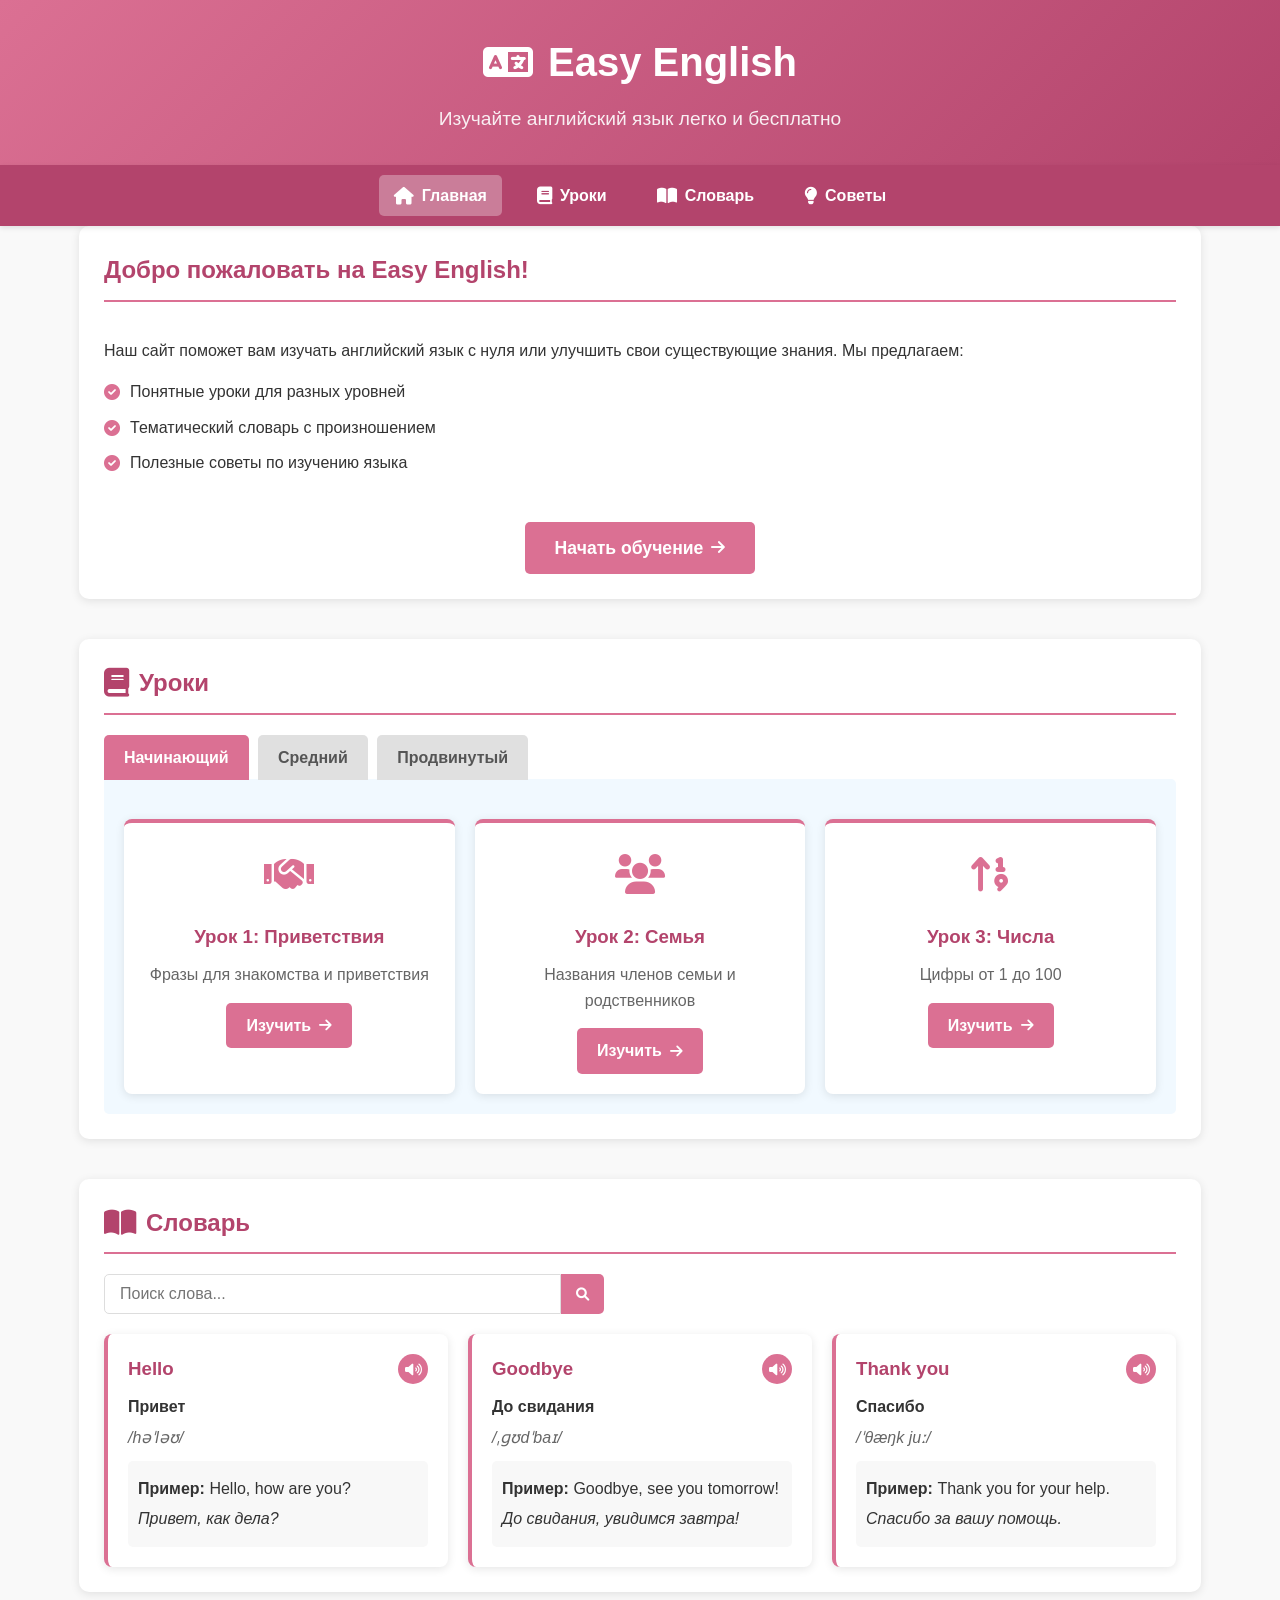
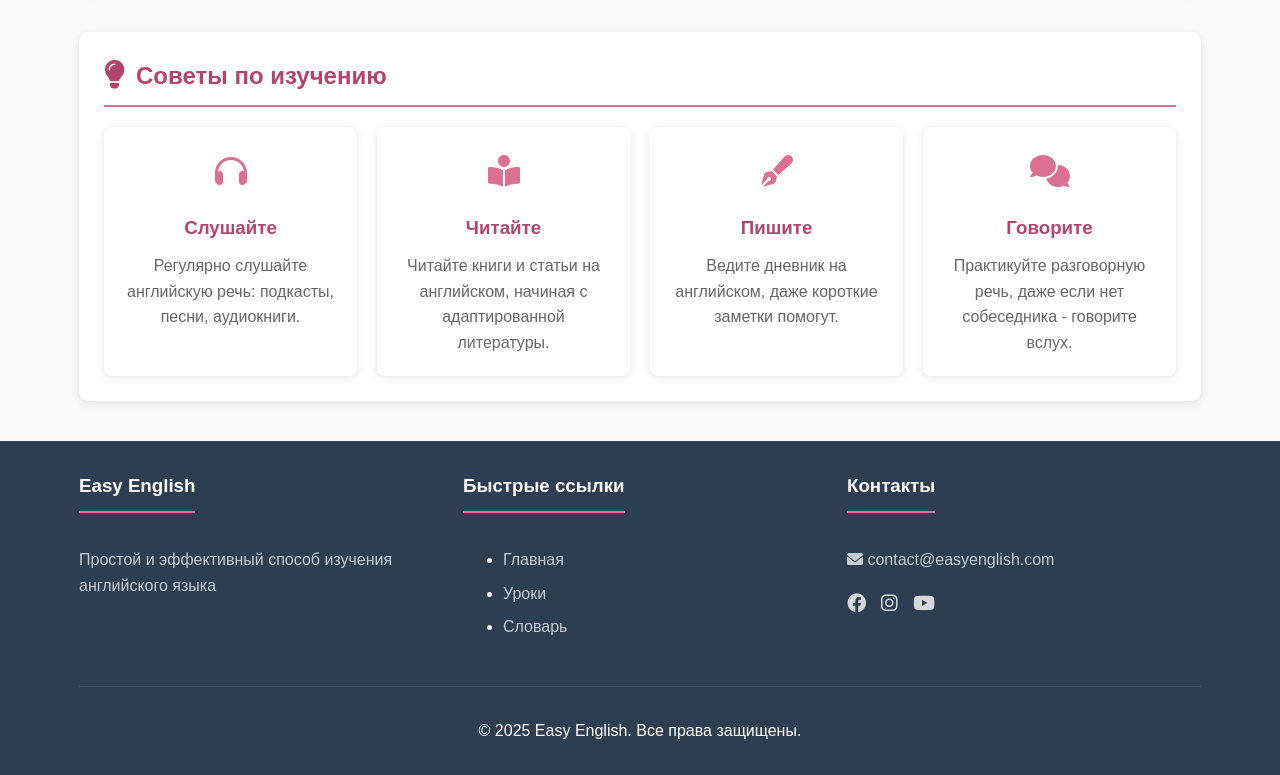
<file: Easy English/index.html>
<!DOCTYPE html>
<html lang="ru">
<head>
    <meta charset="UTF-8">
    <meta name="viewport" content="width=device-width, initial-scale=1.0">
    <title>Easy English - Изучайте английский легко</title>
    <link rel="stylesheet" href="styles.css">
    <link rel="stylesheet" href="https://cdnjs.cloudflare.com/ajax/libs/font-awesome/6.0.0-beta3/css/all.min.css">
</head>
<body>
    <header>
        <div class="container">
            <div class="logo">
                <i class="fas fa-language"></i>
                <h1>Easy English</h1>
            </div>
            <p>Изучайте английский язык легко и бесплатно</p>
        </div>
    </header>

    <nav>
        <div class="container">
            <ul>
                <li><a href="#home" class="active"><i class="fas fa-home"></i> Главная</a></li>
                <li><a href="#lessons"><i class="fas fa-book"></i> Уроки</a></li>
                <li><a href="#vocabulary"><i class="fas fa-book-open"></i> Словарь</a></li>
                <li><a href="#tips"><i class="fas fa-lightbulb"></i> Советы</a></li>
            </ul>
        </div>
    </nav>

    <main class="container">
        <section id="home">
            <h2>Добро пожаловать на Easy English!</h2>
            <div class="welcome-content">
                <div class="welcome-text">
                    <p>Наш сайт поможет вам изучать английский язык с нуля или улучшить свои существующие знания. Мы предлагаем:</p>
                    <ul>
                        <li><i class="fas fa-check-circle"></i> Понятные уроки для разных уровней</li>
                        <li><i class="fas fa-check-circle"></i> Тематический словарь с произношением</li>
                        <li><i class="fas fa-check-circle"></i> Полезные советы по изучению языка</li>
                    </ul>
                </div>
            </div>
            <div class="start-learning">
                <a href="#lessons" class="button">Начать обучение <i class="fas fa-arrow-right"></i></a>
            </div>
        </section>

        <section id="lessons">
            <h2><i class="fas fa-book"></i> Уроки</h2>
            <div class="level-tabs">
                <input type="radio" id="beginner" name="level" checked>
                <label for="beginner">Начинающий</label>
                
                <input type="radio" id="intermediate" name="level">
                <label for="intermediate">Средний</label>
                
                <input type="radio" id="advanced" name="level">
                <label for="advanced">Продвинутый</label>
                
                <div class="tab-content beginner">
                    <div class="lessons-grid">
                        <div class="lesson-card">
                            <div class="lesson-icon"><i class="fas fa-handshake"></i></div>
                            <h3>Урок 1: Приветствия</h3>
                            <p>Фразы для знакомства и приветствия</p>
                            <a href="greetings.html" class="button">Изучить <i class="fas fa-arrow-right"></i></a>
                        </div>
                        <div class="lesson-card">
                            <div class="lesson-icon"><i class="fas fa-users"></i></div>
                            <h3>Урок 2: Семья</h3>
                            <p>Названия членов семьи и родственников</p>
                            <a href="family.html" class="button">Изучить <i class="fas fa-arrow-right"></i></a>
                        </div>
                        <div class="lesson-card">
                            <div class="lesson-icon"><i class="fas fa-sort-numeric-up"></i></div>
                            <h3>Урок 3: Числа</h3>
                            <p>Цифры от 1 до 100</p>
                            <a href="numbers.html" class="button">Изучить <i class="fas fa-arrow-right"></i></a>
                        </div>
                    </div>
                </div>
                
                <div class="tab-content intermediate">
                    <div class="lessons-grid">
                        <div class="lesson-card">
                            <div class="lesson-icon"><i class="fas fa-shopping-cart"></i></div>
                            <h3>Урок 1: Покупки</h3>
                            <p>Фразы для общения в магазинах</p>
                            <a href="#" class="button">Изучить <i class="fas fa-arrow-right"></i></a>
                        </div>
                        <div class="lesson-card">
                            <div class="lesson-icon"><i class="fas fa-utensils"></i></div>
                            <h3>Урок 2: Ресторан</h3>
                            <p>Как заказать еду в ресторане</p>
                            <a href="#" class="button">Изучить <i class="fas fa-arrow-right"></i></a>
                        </div>
                        <div class="lesson-card">
                            <div class="lesson-icon"><i class="fas fa-hotel"></i></div>
                            <h3>Урок 3: Отель</h3>
                            <p>Фразы для бронирования и проживания</p>
                            <a href="#" class="button">Изучить <i class="fas fa-arrow-right"></i></a>
                        </div>
                    </div>
                </div>
            </div>
        </section>

        <section id="vocabulary">
            <h2><i class="fas fa-book-open"></i> Словарь</h2>
            <div class="search-box">
                <input type="text" placeholder="Поиск слова...">
                <button><i class="fas fa-search"></i></button>
            </div>
            <div class="vocabulary-list">
                <div class="word-card">
                    <div class="word-header">
                        <h3>Hello</h3>
                        <button class="sound-btn"><i class="fas fa-volume-up"></i></button>
                    </div>
                    <p class="translation">Привет</p>
                    <p class="transcription">/həˈləʊ/</p>
                    <div class="word-example">
                        <p><strong>Пример:</strong> Hello, how are you?</p>
                        <p><em>Привет, как дела?</em></p>
                    </div>
                </div>
                <div class="word-card">
                    <div class="word-header">
                        <h3>Goodbye</h3>
                        <button class="sound-btn"><i class="fas fa-volume-up"></i></button>
                    </div>
                    <p class="translation">До свидания</p>
                    <p class="transcription">/ˌɡʊdˈbaɪ/</p>
                    <div class="word-example">
                        <p><strong>Пример:</strong> Goodbye, see you tomorrow!</p>
                        <p><em>До свидания, увидимся завтра!</em></p>
                    </div>
                </div>
                <div class="word-card">
                    <div class="word-header">
                        <h3>Thank you</h3>
                        <button class="sound-btn"><i class="fas fa-volume-up"></i></button>
                    </div>
                    <p class="translation">Спасибо</p>
                    <p class="transcription">/ˈθæŋk juː/</p>
                    <div class="word-example">
                        <p><strong>Пример:</strong> Thank you for your help.</p>
                        <p><em>Спасибо за вашу помощь.</em></p>
                    </div>
                </div>
            </div>
        </section>

        <section id="tips">
            <h2><i class="fas fa-lightbulb"></i> Советы по изучению</h2>
            <div class="tips-grid">
                <div class="tip-card">
                    <div class="tip-icon"><i class="fas fa-headphones"></i></div>
                    <h3>Слушайте</h3>
                    <p>Регулярно слушайте английскую речь: подкасты, песни, аудиокниги.</p>
                </div>
                <div class="tip-card">
                    <div class="tip-icon"><i class="fas fa-book-reader"></i></div>
                    <h3>Читайте</h3>
                    <p>Читайте книги и статьи на английском, начиная с адаптированной литературы.</p>
                </div>
                <div class="tip-card">
                    <div class="tip-icon"><i class="fas fa-pen-fancy"></i></div>
                    <h3>Пишите</h3>
                    <p>Ведите дневник на английском, даже короткие заметки помогут.</p>
                </div>
                <div class="tip-card">
                    <div class="tip-icon"><i class="fas fa-comments"></i></div>
                    <h3>Говорите</h3>
                    <p>Практикуйте разговорную речь, даже если нет собеседника - говорите вслух.</p>
                </div>
            </div>
        </section>
    </main>

    <footer>
        <div class="container">
            <div class="footer-content">
                <div class="footer-section">
                    <h3>Easy English</h3>
                    <p>Простой и эффективный способ изучения английского языка</p>
                </div>
                <div class="footer-section">
                    <h3>Быстрые ссылки</h3>
                    <ul>
                        <li><a href="#home">Главная</a></li>
                        <li><a href="#lessons">Уроки</a></li>
                        <li><a href="#vocabulary">Словарь</a></li>
                    </ul>
                </div>
                <div class="footer-section">
                    <h3>Контакты</h3>
                    <p><i class="fas fa-envelope"></i> contact@easyenglish.com</p>
                    <div class="social-icons">
                        <a href="#"><i class="fab fa-facebook"></i></a>
                        <a href="#"><i class="fab fa-instagram"></i></a>
                        <a href="#"><i class="fab fa-youtube"></i></a>
                    </div>
                </div>
            </div>
            <div class="copyright">
                <p>&copy; 2025 Easy English. Все права защищены.</p>
            </div>
        </div>
    </footer>
</body>
</html>
</file>
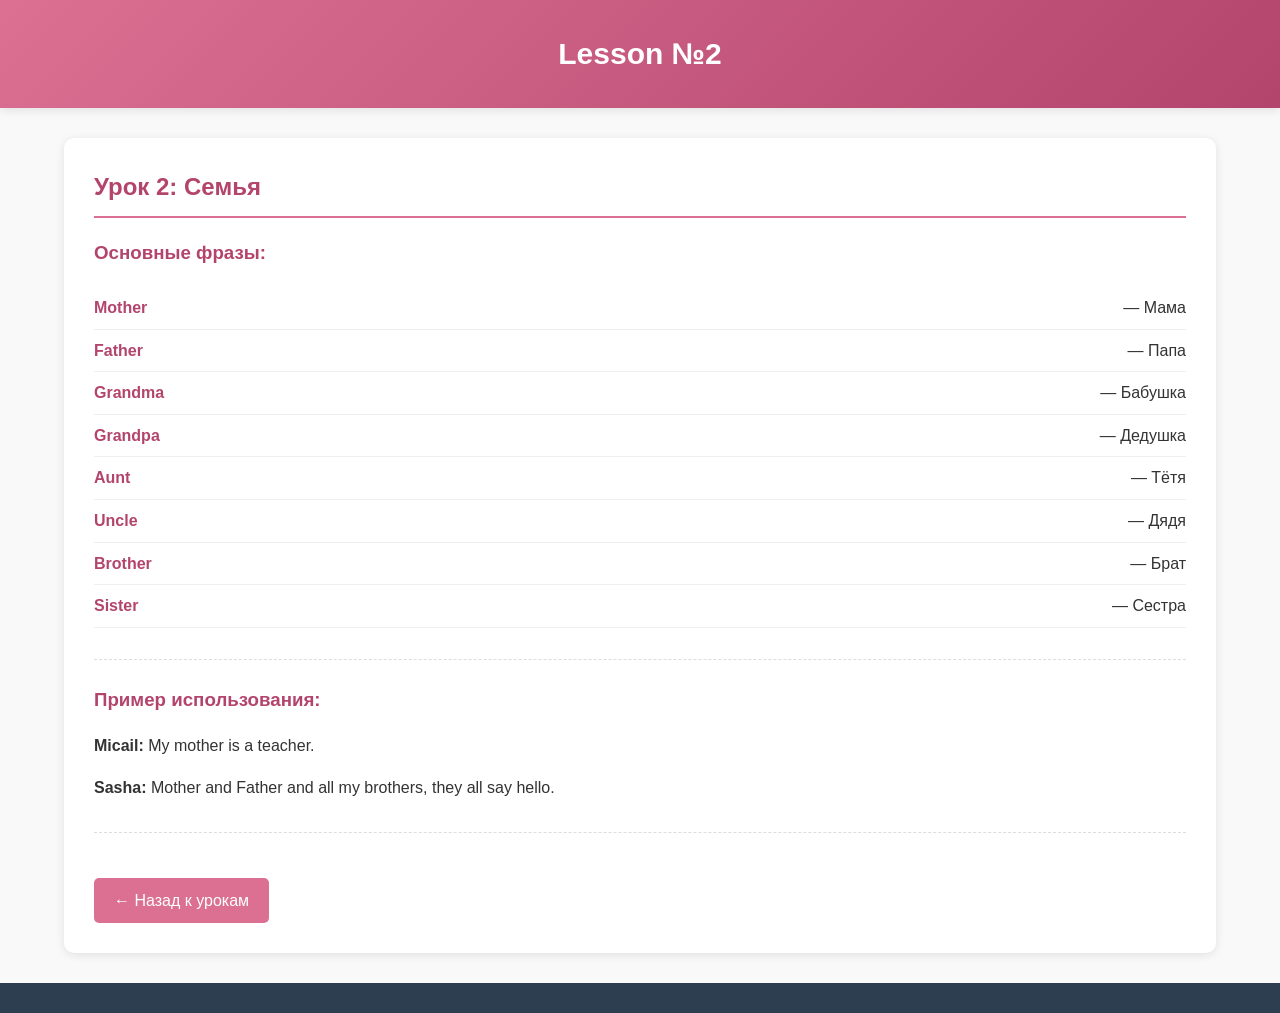
<file: Easy English/family.html>
<!DOCTYPE html>
<html lang="ru">
<head>
    <meta charset="UTF-8">
    <title>Урок 2: Семья</title>
    <link rel="stylesheet" href="greet.css">
</head>
<body>
    <header><b>Lesson №2</b></header>

    <main class="container">
  <article class="lesson-content">
    <h1>Урок 2: Семья</h1>
    
    <div class="lesson-material">
      <div class="lesson-section">
        <h3>Основные фразы:</h3>
        <ul class="phrases-list">
          <li><strong>Mother</strong> — Мама</li>
          <li><strong>Father</strong> — Папа</li>
          <li><strong>Grandma</strong> — Бабушка</li>
          <li><strong>Grandpa</strong> — Дедушка</li>
          <li><strong>Aunt</strong> — Тётя</li>
		  <li><strong>Uncle</strong> — Дядя</li>
		  <li><strong>Brother</strong> — Брат</li>
		  <li><strong>Sister</strong> — Сестра</li>
        </ul>
      </div>
    </div>
    <div class="lesson-section">
        <h3>Пример использования:</h3>
        <div class="dialogue">
          <p><strong>Micail:</strong> My mother is a teacher.</p>
          <p><strong>Sasha:</strong> Mother and Father and all my brothers, they all say hello.</p>
        </div>
      </div>
    </div>
    <a href="family.html" class="back-button">← Назад к урокам</a>
  </article>
</main>

    <footer></footer>
</body>
</html>
</file>
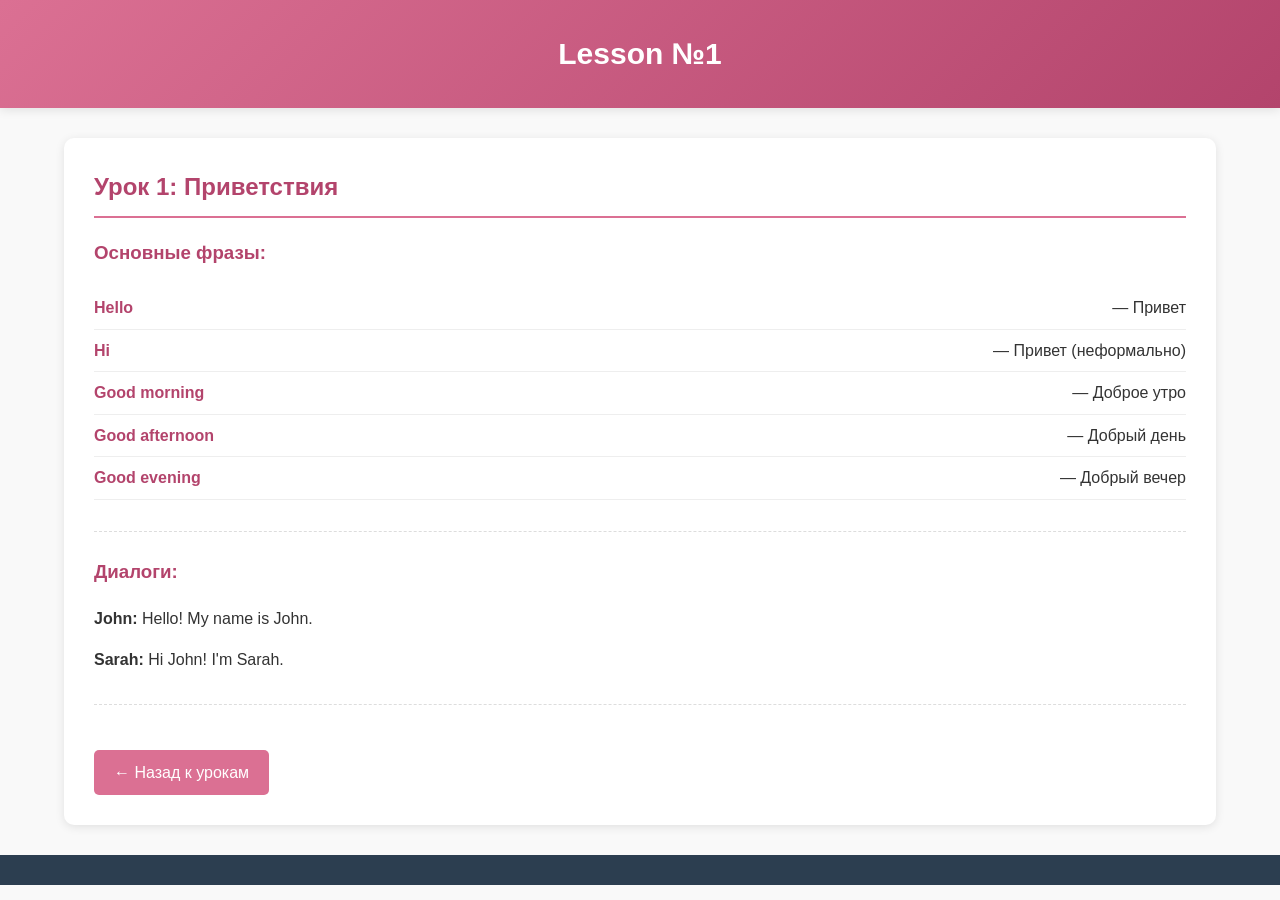
<file: Easy English/greetings.html>
<!DOCTYPE html>
<html lang="ru">
<head>
    <meta charset="UTF-8">
    <title>Урок 1: Приветствия</title>
    <link rel="stylesheet" href="greet.css">
</head>
<body>
    <header><b>Lesson №1</b></header>

    <main class="container">
  <article class="lesson-content">
    <h1>Урок 1: Приветствия</h1>
    
    <div class="lesson-material">
      <div class="lesson-section">
        <h3>Основные фразы:</h3>
        <ul class="phrases-list">
          <li><strong>Hello</strong> — Привет</li>
          <li><strong>Hi</strong> — Привет (неформально)</li>
          <li><strong>Good morning</strong> — Доброе утро</li>
          <li><strong>Good afternoon</strong> — Добрый день</li>
          <li><strong>Good evening</strong> — Добрый вечер</li>
        </ul>
      </div>
      
      <div class="lesson-section">
        <h3>Диалоги:</h3>
        <div class="dialogue">
          <p><strong>John:</strong> Hello! My name is John.</p>
          <p><strong>Sarah:</strong> Hi John! I'm Sarah.</p>
        </div>
      </div>
    </div>
    
    <a href="index.html" class="back-button">← Назад к урокам</a>
  </article>
</main>

    <footer></footer>
</body>
</html>
</file>
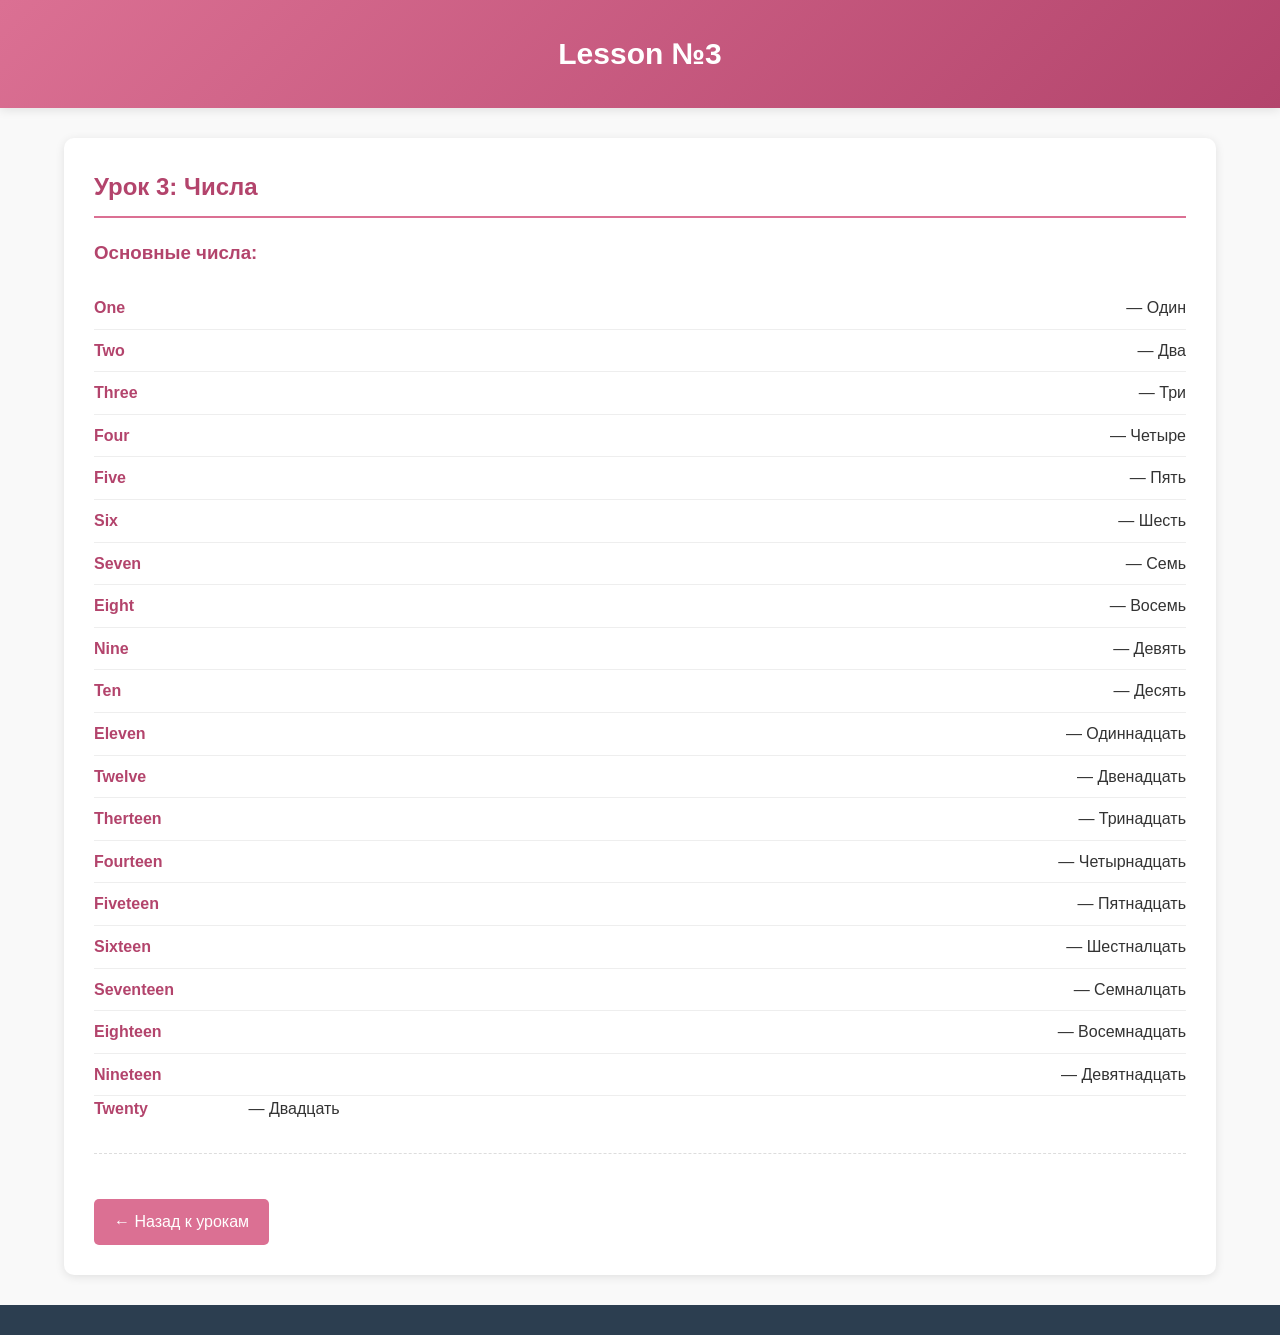
<file: Easy English/numbers.html>
<!DOCTYPE html>
<html lang="ru">
<head>
    <meta charset="UTF-8">
    <title>Урок 3: Числа</title>
    <link rel="stylesheet" href="greet.css">
</head>
<body>
    <header><b>Lesson №3</b></header>

    <main class="container">
  <article class="lesson-content">
    <h1>Урок 3: Числа</h1>
    
    <div class="lesson-material">
      <div class="lesson-section">
        <h3>Основные числа:</h3>
        <ul class="phrases-list">
          <li><strong>One</strong> — Один</li>
          <li><strong>Two</strong> — Два</li>
          <li><strong>Three</strong> — Три</li>
          <li><strong>Four</strong> — Четыре</li>
          <li><strong>Five</strong> — Пять</li>
		  <li><strong>Six</strong> — Шесть</li>
		  <li><strong>Seven</strong> — Семь</li>
		  <li><strong>Eight</strong> — Восемь</li>
		  <li><strong>Nine</strong> — Девять</li>
		  <li><strong>Ten</strong> — Десять</li>
		  <li><strong>Eleven</strong> — Одиннадцать</li>
		  <li><strong>Twelve</strong> — Двенадцать</li>
		  <li><strong>Therteen</strong> — Тринадцать</li>
		  <li><strong>Fourteen</strong> — Четырнадцать</li>
		  <li><strong>Fiveteen</strong> — Пятнадцать</li>
		  <li><strong>Sixteen</strong> — Шестналцать</li>
		  <li><strong>Seventeen</strong> — Семналцать</li>
		  <li><strong>Eighteen</strong> — Восемнадцать</li>
		  <li><strong>Nineteen</strong> — Девятнадцать</li
		  <li><strong>Twenty</strong> — Двадцать</li>
		  
		  
        </ul>
      </div>
    <a href="index.html" class="back-button">← Назад к урокам</a>
  </article>
</main>

    <footer></footer>
</body>
</html>
</file>
<file: Easy English/styles.css>
/* Общие стили */
:root {
    --primary-color: #DB7093;
    --primary-dark: #B3446C;
    --secondary-color: #f1f9ff;
    --text-color: #333;
    --light-gray: #f9f9f9;
    --white: #ffffff;
    --shadow: 0 2px 10px rgba(0, 0, 0, 0.1);
}

* {
    box-sizing: border-box;
}

body {
    font-family: 'Segoe UI', Tahoma, Geneva, Verdana, sans-serif;
    line-height: 1.6;
    margin: 0;
    padding: 0;
    color: var(--text-color);
    background-color: var(--light-gray);
}

.container {
    width: 90%;
    max-width: 1200px;
    margin: 0 auto;
    padding: 0 15px;
}

/* Шапка */
header {
    background: linear-gradient(135deg, var(--primary-color), var(--primary-dark));
    color: var(--white);
    padding: 30px 0;
    text-align: center;
    box-shadow: var(--shadow);
}

.logo {
    display: flex;
    align-items: center;
    justify-content: center;
    gap: 15px;
}

.logo i {
    font-size: 2.5rem;
}

header h1 {
    margin: 0;
    font-size: 2.5em;
    font-weight: 700;
}

header p {
    margin: 10px 0 0;
    font-size: 1.2em;
    opacity: 0.9;
}

/* Навигация */
nav {
    background: var(--primary-dark);
    padding: 10px 0;
    position: sticky;
    top: 0;
    z-index: 100;
    box-shadow: 0 2px 5px rgba(0, 0, 0, 0.1);
}

nav ul {
    list-style: none;
    padding: 0;
    margin: 0;
    display: flex;
    justify-content: center;
    flex-wrap: wrap;
}

nav ul li {
    margin: 0 10px;
}

nav ul li a {
    color: var(--white);
    text-decoration: none;
    font-weight: 600;
    padding: 8px 15px;
    border-radius: 5px;
    transition: all 0.3s;
    display: flex;
    align-items: center;
    gap: 8px;
}

nav ul li a:hover {
    background: rgba(255, 255, 255, 0.2);
}

nav ul li a.active {
    background: rgba(255, 255, 255, 0.3);
}

nav ul li a i {
    font-size: 1.1em;
}

/* Основное содержимое */
main {
    padding: 30px 0;
}

section {
    margin-bottom: 40px;
    padding: 25px;
    background: var(--white);
    border-radius: 10px;
    box-shadow: var(--shadow);
}

h2 {
    color: var(--primary-dark);
    border-bottom: 2px solid var(--primary-color);
    padding-bottom: 10px;
    margin-top: 0;
    display: flex;
    align-items: center;
    gap: 10px;
}

h2 i {
    font-size: 1.2em;
}

/* Кнопки */
.button {
    display: inline-flex;
    align-items: center;
    justify-content: center;
    gap: 8px;
    background: var(--primary-color);
    color: var(--white);
    padding: 10px 20px;
    text-decoration: none;
    border-radius: 5px;
    transition: all 0.3s;
    font-weight: 600;
    border: none;
    cursor: pointer;
}

.button:hover {
    background: var(--primary-dark);
    transform: translateY(-2px);
    box-shadow: 0 4px 8px rgba(0, 0, 0, 0.1);
}

.button i {
    font-size: 0.9em;
}

.start-learning {
    text-align: center;
    margin-top: 30px;
}

.start-learning .button {
    padding: 12px 30px;
    font-size: 1.1em;
}

/* Приветственный раздел */
.welcome-content {
    display: flex;
    align-items: center;
    gap: 30px;
    margin-top: 20px;
}

.welcome-text {
    flex: 1;
}

.welcome-image {
    flex: 1;
    text-align: center;
}

.responsive-img {
    max-width: 100%;
    height: auto;
    border-radius: 8px;
    box-shadow: var(--shadow);
}

.welcome-content ul {
    list-style: none;
    padding: 0;
}

.welcome-content li {
    margin-bottom: 10px;
    display: flex;
    align-items: center;
    gap: 10px;
}

.welcome-content li i {
    color: var(--primary-color);
}

/* Вкладки уровней */
.level-tabs {
    margin-top: 20px;
}

.level-tabs input[type="radio"] {
    display: none;
}

.level-tabs label {
    display: inline-block;
    padding: 10px 20px;
    background: #e0e0e0;
    color: #555;
    cursor: pointer;
    border-radius: 5px 5px 0 0;
    margin-right: 5px;
    transition: all 0.3s;
    font-weight: 600;
}

.level-tabs label:hover {
    background: #d0d0d0;
}

.level-tabs input[type="radio"]:checked + label {
    background: var(--primary-color);
    color: var(--white);
}

.tab-content {
    display: none;
    padding: 20px;
    background: var(--secondary-color);
    border-radius: 0 5px 5px 5px;
    margin-top: -1px;
}

#beginner:checked ~ .beginner,
#intermediate:checked ~ .intermediate,
#advanced:checked ~ .advanced {
    display: block;
}

/* Карточки уроков */
.lessons-grid {
    display: grid;
    grid-template-columns: repeat(auto-fill, minmax(300px, 1fr));
    gap: 20px;
    margin-top: 20px;
}

.lesson-card {
    background: var(--white);
    padding: 20px;
    border-radius: 8px;
    box-shadow: var(--shadow);
    transition: all 0.3s;
    border-top: 4px solid var(--primary-color);
    text-align: center;
}

.lesson-card:hover {
    transform: translateY(-5px);
    box-shadow: 0 10px 20px rgba(0, 0, 0, 0.1);
}

.lesson-icon {
    font-size: 2.5rem;
    color: var(--primary-color);
    margin-bottom: 15px;
}

.lesson-card h3 {
    margin: 0 0 10px;
    color: var(--primary-dark);
}

.lesson-card p {
    margin: 0 0 15px;
    color: #666;
}

/* Поиск в словаре */
.search-box {
    display: flex;
    margin: 20px 0;
    max-width: 500px;
}

.search-box input {
    flex: 1;
    padding: 10px 15px;
    border: 1px solid #ddd;
    border-radius: 5px 0 0 5px;
    font-size: 1em;
}

.search-box button {
    padding: 0 15px;
    background: var(--primary-color);
    color: var(--white);
    border: none;
    border-radius: 0 5px 5px 0;
    cursor: pointer;
    transition: all 0.3s;
}

.search-box button:hover {
    background: var(--primary-dark);
}

/* Словарь */
.vocabulary-list {
    display: grid;
    grid-template-columns: repeat(auto-fill, minmax(300px, 1fr));
    gap: 20px;
    margin-top: 20px;
}

.word-card {
    background: var(--white);
    padding: 20px;
    border-radius: 8px;
    box-shadow: var(--shadow);
    border-left: 4px solid var(--primary-color);
}

.word-header {
    display: flex;
    justify-content: space-between;
    align-items: center;
    margin-bottom: 10px;
}

.word-header h3 {
    margin: 0;
    color: var(--primary-dark);
}

.sound-btn {
    background: var(--primary-color);
    color: var(--white);
    border: none;
    width: 30px;
    height: 30px;
    border-radius: 50%;
    display: flex;
    align-items: center;
    justify-content: center;
    cursor: pointer;
    transition: all 0.3s;
}

.sound-btn:hover {
    background: var(--primary-dark);
    transform: scale(1.1);
}

.translation {
    font-weight: 600;
    margin: 5px 0;
}

.transcription {
    font-style: italic;
    color: #666;
    margin: 5px 0 10px;
}

.word-example {
    background: #f8f8f8;
    padding: 10px;
    border-radius: 5px;
    margin-top: 10px;
}

.word-example p {
    margin: 5px 0;
}

/* Советы */
.tips-grid {
    display: grid;
    grid-template-columns: repeat(auto-fill, minmax(250px, 1fr));
    gap: 20px;
    margin-top: 20px;
}

.tip-card {
    background: var(--white);
    padding: 20px;
    border-radius: 8px;
    box-shadow: var(--shadow);
    text-align: center;
    transition: all 0.3s;
}

.tip-card:hover {
    transform: translateY(-5px);
    box-shadow: 0 10px 20px rgba(0, 0, 0, 0.1);
}

.tip-icon {
    font-size: 2rem;
    color: var(--primary-color);
    margin-bottom: 15px;
}

.tip-card h3 {
    margin: 0 0 10px;
    color: var(--primary-dark);
}

.tip-card p {
    margin: 0;
    color: #666;
}

/* Подвал */
footer {
    background: #2c3e50;
    color: var(--white);
    padding: 30px 0 0;
}

.footer-content {
    display: grid;
    grid-template-columns: repeat(auto-fit, minmax(250px, 1fr));
    gap: 30px;
    margin-bottom: 30px;
}

.footer-section h3 {
    color: var(--white);
    margin-top: 0;
    border-bottom: 2px solid var(--primary-color);
    padding-bottom: 10px;
    display: inline-block;
}

.footer-section p, .footer-section a {
    color: #ecf0f1;
    opacity: 0.8;
}

.footer-section a {
    text-decoration: none;
    transition: all 0.3s;
    display: block;
    margin-bottom: 8px;
}

.footer-section a:hover {
    opacity: 1;
    color: var(--primary-color);
    padding-left: 5px;
}

.social-icons {
    display: flex;
    gap: 15px;
    margin-top: 15px;
}

.social-icons a {
    font-size: 1.2em;
    color: var(--white);
    transition: all 0.3s;
}

.social-icons a:hover {
    color: var(--primary-color);
    transform: translateY(-3px);
}

.copyright {
    text-align: center;
    padding: 15px 0;
    border-top: 1px solid rgba(255, 255, 255, 0.1);
    margin-top: 20px;
}

/* Адаптивность */
@media (max-width: 768px) {
    .welcome-content {
        flex-direction: column;
    }
    
    .level-tabs label {
        display: block;
        width: 100%;
        margin-bottom: 5px;
        border-radius: 5px;
    }
    
    .tab-content {
        border-radius: 0 0 5px 5px;
    }
    
    .footer-content {
        grid-template-columns: 1fr;
    }
}

@media (max-width: 480px) {
    .logo {
        flex-direction: column;
        gap: 10px;
    }
    
    nav ul li {
        margin: 5px 0;
        width: 100%;
        text-align: center;
    }
    
    nav ul li a {
        justify-content: center;
    }
    
    section {
        padding: 20px 15px;
    }
}
</file>
<file: Easy English/greet.css>
header {
    background: linear-gradient(135deg, var(--primary-color), var(--primary-dark));
    color: var(--white);
    padding: 30px 0;
    text-align: center;
    box-shadow: var(--shadow);
	font-size: 30px;
}

footer {
    background: #2c3e50;
    color: var(--white);
    padding: 30px 0 0;
}

:root {
  --primary-color: #DB7093;
  --primary-dark: #B3446C;
  --secondary-color: #f1f9ff;
  --text-color: #333;
  --light-gray: #f9f9f9;
  --white: #ffffff;
  --shadow: 0 2px 10px rgba(0, 0, 0, 0.1);
}

body {
  font-family: 'Segoe UI', Tahoma, Geneva, Verdana, sans-serif;
  line-height: 1.6;
  margin: 0;
  padding: 0;
  color: var(--text-color);
  background-color: var(--light-gray);
}

.container {
  width: 90%;
  max-width: 1200px;
  margin: 0 auto;
  padding: 0 15px;
}

/* Специфичные стили для страницы урока */
.lesson-content {
  background: var(--white);
  padding: 30px;
  border-radius: 10px;
  box-shadow: var(--shadow);
  margin: 30px 0;
}

.lesson-content h1 {
  color: var(--primary-dark);
  border-bottom: 2px solid var(--primary-color);
  padding-bottom: 10px;
  margin-top: 0;
}

.lesson-material {
  margin-top: 20px;
}

.lesson-section {
  margin-bottom: 25px;
  padding-bottom: 15px;
  border-bottom: 1px dashed #ddd;
}

.lesson-section h3 {
  color: var(--primary-dark);
}

.phrases-list {
  list-style-type: none;
  padding: 0;
}

.phrases-list li {
  padding: 8px 0;
  border-bottom: 1px solid #eee;
  display: flex;
  justify-content: space-between;
}

.phrases-list strong {
  color: var(--primary-dark);
  width: 150px;
  display: inline-block;
}

.audio-example {
  background: var(--secondary-color);
  padding: 15px;
  border-radius: 8px;
  margin: 20px 0;
  text-align: center;
}

.audio-example p {
  margin-top: 0;
  font-weight: 600;
}

audio {
  width: 100%;
  max-width: 400px;
  margin-top: 10px;
}

.exercise {
  background: #f8f9fa;
  padding: 20px;
  border-radius: 8px;
  margin: 25px 0;
  border-left: 4px solid var(--primary-color);
}

.exercise h4 {
  margin-top: 0;
  color: var(--primary-dark);
}

.back-button {
  display: inline-block;
  margin-top: 20px;
  background: var(--primary-color);
  color: var(--white);
  padding: 10px 20px;
  text-decoration: none;
  border-radius: 5px;
  transition: all 0.3s;
}

.back-button:hover {
  background: var(--primary-dark);
}

/* Медиазапросы для адаптивности */
@media (max-width: 768px) {
  .lesson-content {
    padding: 20px;
  }
  
  .phrases-list li {
    flex-direction: column;
  }
  
  .phrases-list strong {
    width: auto;
    margin-bottom: 5px;
  }
}
</file>
